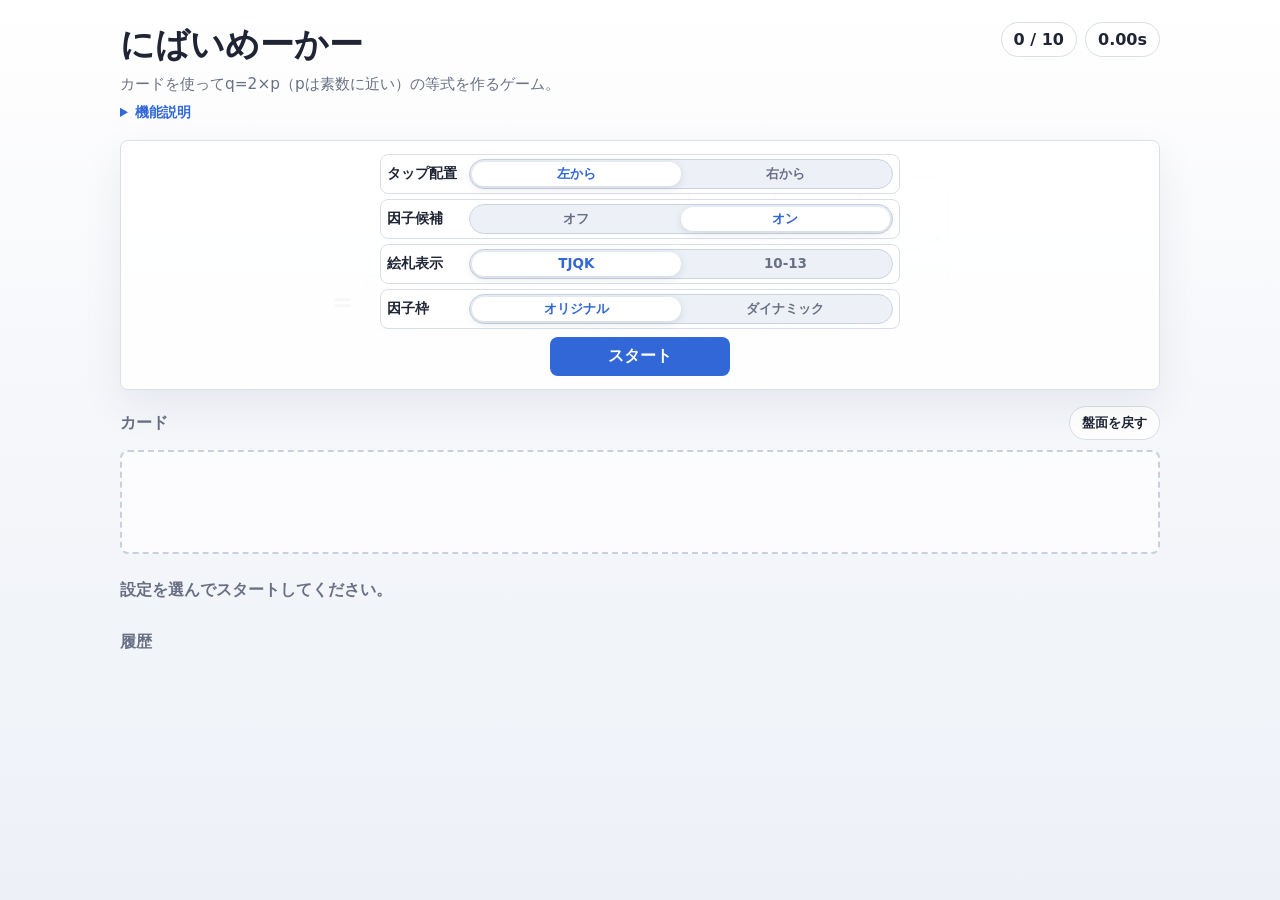
<file: new/index.html>
<!doctype html>
<html lang="ja">
<head>
  <meta charset="utf-8">
  <meta name="viewport" content="width=device-width, initial-scale=1">
  <meta name="description" content="にばいめーかー new は、カードを並べて q = 2×p になる式を作る数字パズルゲームです。">
  <link rel="canonical" href="https://greenplus.github.io/nibaimaker/new/">
  <meta property="og:type" content="website">
  <meta property="og:locale" content="ja_JP">
  <meta property="og:site_name" content="にばいめーかー">
  <meta property="og:title" content="にばいめーかー new">
  <meta property="og:description" content="カードを並べて q = 2×p になる式を作る数字パズルゲームです。">
  <meta property="og:url" content="https://greenplus.github.io/nibaimaker/new/">
  <meta property="og:image" content="https://greenplus.github.io/nibaimaker/og-image.png">
  <meta name="twitter:card" content="summary_large_image">
  <meta name="twitter:title" content="にばいめーかー new">
  <meta name="twitter:description" content="カードを並べて q = 2×p になる式を作る数字パズルゲームです。">
  <meta name="twitter:image" content="https://greenplus.github.io/nibaimaker/og-image.png">
  <title>にばいめーかー new</title>
  <link rel="stylesheet" href="style.css">
</head>
<body>
  <main class="app-shell" id="app">
    <header class="topbar">
      <div>
        <h1>にばいめーかー</h1>
        <p class="subtitle">カードを使ってq=2×p（pは素数に近い）の等式を作るゲーム。</p>
        <details class="help-panel">
          <summary>機能説明</summary>
          <ul>
            <li>基本: カードを上段qと下段pに並べ、q=2×pを作ります。下段が埋まるたびに自動判定します。</li>
            <li>タップ配置: カードをタップすると、設定に応じて下段の左端または右端の空き枠へ入ります。</li>
            <li>ドラッグ: カードは盤面へドラッグできます。T/J/Q/Kは10/11/12/13として2桁ぶんの幅を持ちます。</li>
            <li>因子: 上下の桁が2倍関係を作ると因子ボックスで囲まれ、まとまりとして動かせます。</li>
            <li>繰り上がり: 下から繰り上がりを受ける因子と、上へ繰り上がる因子は、上段と下段の間の三角形で表示します。</li>
            <li>仮想0: 上段だけ1桁多い場合は、下段左外側の空欄を0として扱える因子も表示します。この因子は戻すことだけできます。</li>
            <li>挿入: 因子を別の因子の間へドラッグすると挿入線が出て、その位置へ入ります。因子になっていない下段カードも、下段の他のカードの間へ挿入して並び替えできます。</li>
            <li>判定: 13以下の素数の倍数は黄色で続行、正解は緑で次問へ進みます。</li>
            <li>表示設定: 因子候補ヒント、タップ方向、絵札/数字表示はスタート画面で切り替えられ、保存されます。</li>
            <li>にばいめーかーが役に立つゲーム「素数大富豪」の対戦サイトはこちら: <a href="https://greenplus.github.io/primeqk_online/" target="_blank" rel="noreferrer">素数大富豪 Online</a></li>
          </ul>
        </details>
      </div>
      <div class="stats" aria-label="進行状況">
        <span id="progress">1 / 10</span>
        <span id="timer">0.00s</span>
      </div>
    </header>

    <section class="playfield" aria-label="解答盤面">
      <div class="equation" id="equation">
        <div class="row top-row" id="top-row" aria-label="上段"></div>
        <div class="row bottom-row">
          <span class="equals">=</span>
          <span class="fixed-multiplier">2</span>
          <span class="times">×</span>
          <div class="bottom-slots" id="bottom-row" aria-label="下段"></div>
        </div>
      </div>
      <div class="judge-flash" id="judge-flash" aria-hidden="true"></div>
    </section>

    <section class="card-zone" aria-label="カード置き場">
      <div class="zone-head">
        <span>カード</span>
        <button id="reset-board" type="button">盤面を戻す</button>
      </div>
      <div class="pool" id="pool"></div>
    </section>

    <section class="result-strip" aria-live="polite">
      <p id="feedback">下段が埋まると自動で判定します。</p>
      <a class="tweet-link" id="tweet-link" target="_blank" rel="noreferrer" hidden>結果を共有</a>
    </section>

    <section class="history" aria-label="履歴">
      <h2>履歴</h2>
      <div id="history-list"></div>
    </section>
  </main>

  <script src="game.js"></script>
</body>
</html>
</file>
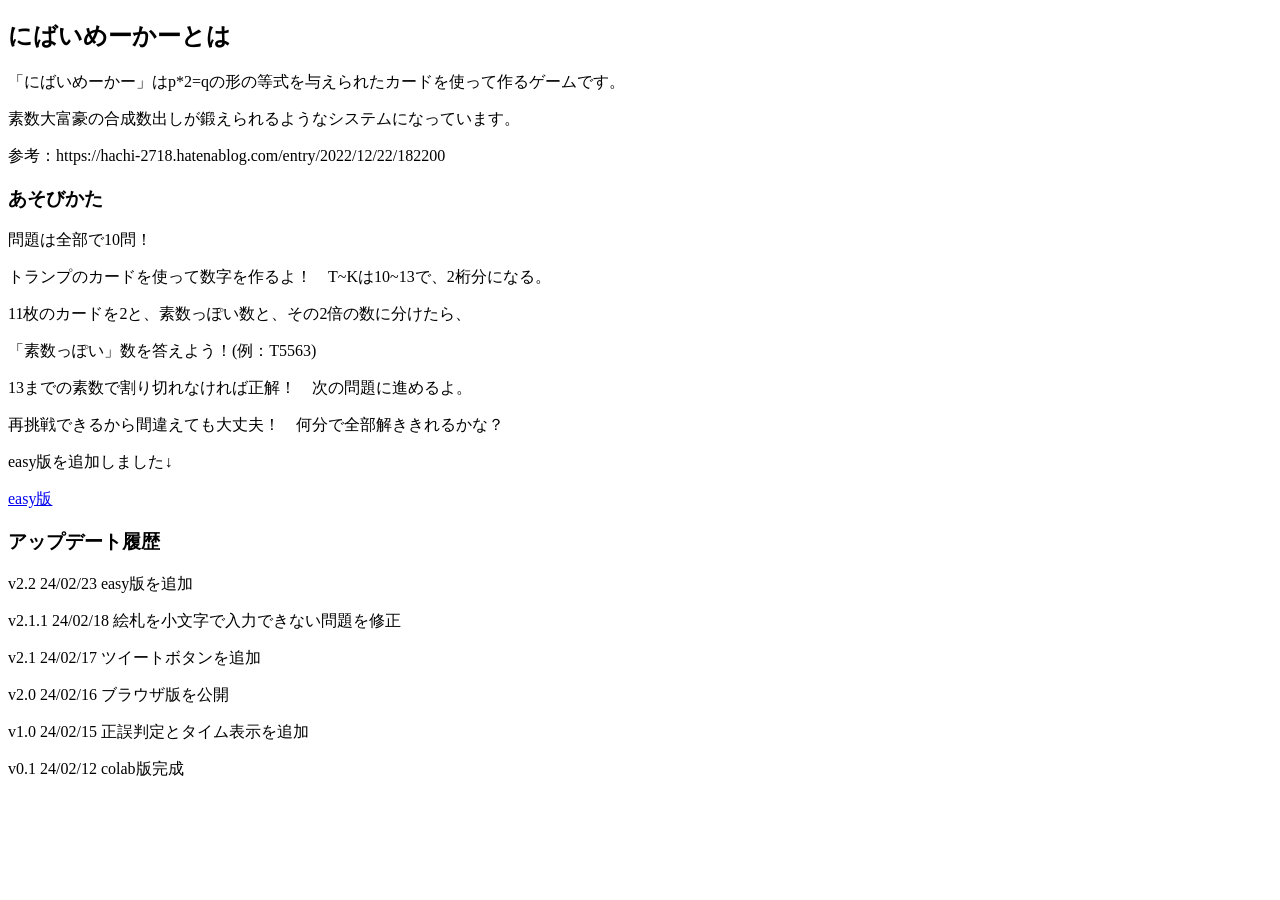
<file: howtoplay.html>
<!DOCTYPE html>
<html lang="ja">
<head>
<meta charset="UTF-8">
<title>にばいめーかーのるーる</title>
</head>
<body>
    <h2>にばいめーかーとは</h2>
    <p>「にばいめーかー」はp*2=qの形の等式を与えられたカードを使って作るゲームです。</p>
    <p>素数大富豪の合成数出しが鍛えられるようなシステムになっています。</p>
    <p>参考：https://hachi-2718.hatenablog.com/entry/2022/12/22/182200</p>
    <h3>あそびかた</h3>
    <p>問題は全部で10問！</p>
    <p>トランプのカードを使って数字を作るよ！　T~Kは10~13で、2桁分になる。</p>
    <p>11枚のカードを2と、素数っぽい数と、その2倍の数に分けたら、</p>
    <p>「素数っぽい」数を答えよう！(例：T5563)</p>
    <p>13までの素数で割り切れなければ正解！　次の問題に進めるよ。</p>
    <p>再挑戦できるから間違えても大丈夫！　何分で全部解ききれるかな？</p>
    <p>easy版を追加しました↓</p>
    <span class="link"><a href="https://greenplus.github.io/nibaimaker/easy.html">easy版</a></span>

    <h3>アップデート履歴</h3>
    <p>v2.2   24/02/23 easy版を追加</p>
    <p>v2.1.1 24/02/18 絵札を小文字で入力できない問題を修正</p>
    <p>v2.1   24/02/17 ツイートボタンを追加</p>
    <p>v2.0   24/02/16 ブラウザ版を公開</p>
    <p>v1.0   24/02/15 正誤判定とタイム表示を追加</p>
    <p>v0.1   24/02/12 colab版完成</p>
</body>
</html>
</file>
<file: new/style.css>
:root {
  --bg: #f7f8fb;
  --ink: #202536;
  --muted: #697084;
  --line: #d9deea;
  --slot: #ffffff;
  --card: #fffdf8;
  --accent: #3167d6;
  --green: #dff6e6;
  --yellow: #fff4bd;
  --factor: #4a9a68;
  font-family: "Hiragino Sans", "Yu Gothic UI", "Yu Gothic", Meiryo, system-ui, sans-serif;
}

* {
  box-sizing: border-box;
}

body {
  min-height: 100vh;
  margin: 0;
  color: var(--ink);
  background: linear-gradient(180deg, #ffffff 0%, var(--bg) 38%, #edf1f7 100%);
}

button,
a,
.card {
  -webkit-tap-highlight-color: transparent;
}

.app-shell {
  width: min(1040px, calc(100% - 28px));
  margin: 0 auto;
  padding: 22px 0 32px;
}

.topbar {
  display: flex;
  align-items: flex-start;
  justify-content: space-between;
  gap: 18px;
  margin-bottom: 18px;
}

h1,
h2,
p {
  margin: 0;
}

h1 {
  font-size: clamp(1.55rem, 3vw, 2.15rem);
  letter-spacing: 0;
}

.subtitle {
  margin-top: 6px;
  color: var(--muted);
  font-size: 0.96rem;
}

.help-panel {
  max-width: 680px;
  margin-top: 8px;
  color: var(--muted);
  font-size: 0.88rem;
}

.help-panel summary {
  width: max-content;
  cursor: pointer;
  color: var(--accent);
  font-weight: 800;
}

.help-panel ul {
  display: grid;
  gap: 5px;
  margin: 8px 0 0;
  padding-left: 1.2em;
}

.stats {
  display: flex;
  gap: 8px;
  flex-wrap: wrap;
  justify-content: flex-end;
}

.stats span,
.zone-head button,
.tweet-link {
  border: 1px solid var(--line);
  border-radius: 999px;
  background: #fff;
  padding: 7px 12px;
  color: var(--ink);
  font-weight: 700;
  text-decoration: none;
}

.playfield {
  position: relative;
  overflow: hidden;
  scroll-behavior: smooth;
  border: 1px solid var(--line);
  border-radius: 8px;
  background: rgba(255, 255, 255, 0.78);
  padding: clamp(18px, 4vw, 34px);
  box-shadow: 0 16px 42px rgba(36, 48, 82, 0.08);
}

.playfield.menu-open {
  min-height: 250px;
  padding: 8px;
}

.equation.is-waiting {
  opacity: 0.18;
}

.start-panel {
  position: absolute;
  inset: 0;
  z-index: 10;
  display: grid;
  place-items: start center;
  overflow-y: auto;
  padding: 8px;
  background: rgba(255, 255, 255, 0.82);
}

.start-panel-inner {
  width: min(520px, 100%);
  margin: auto 0;
  display: grid;
  gap: 8px;
  justify-items: center;
}

.setting-list {
  width: 100%;
  display: grid;
  gap: 5px;
}

.setting-toggle {
  display: grid;
  grid-template-columns: minmax(4.8em, max-content) minmax(0, 1fr);
  align-items: center;
  gap: 5px;
  margin: 0;
  min-width: 0;
  padding: 4px 6px;
  border: 1px solid var(--line);
  border-radius: 8px;
  background: #fff;
}

.setting-label {
  color: var(--ink);
  font-size: clamp(0.62rem, 2.6vw, 0.86rem);
  font-weight: 700;
  white-space: nowrap;
}

.switch-control {
  min-width: 0;
  display: grid;
  grid-template-columns: 1fr 1fr;
  gap: 0;
  padding: 2px;
  border: 1px solid #cbd4e2;
  border-radius: 999px;
  background: #edf1f7;
}

.switch-control label {
  min-width: 0;
}

.switch-control input {
  position: absolute;
  opacity: 0;
  pointer-events: none;
}

.switch-control span {
  display: flex;
  align-items: center;
  justify-content: center;
  min-height: 24px;
  padding: 0 3px;
  border-radius: 999px;
  color: var(--muted);
  cursor: pointer;
  font-size: clamp(0.58rem, 2.55vw, 0.84rem);
  font-weight: 700;
  line-height: 1;
  white-space: nowrap;
  transition: background 140ms ease, color 140ms ease, box-shadow 140ms ease;
}

.switch-control input:checked + span {
  background: #fff;
  color: var(--accent);
  box-shadow: 0 2px 8px rgba(36, 48, 82, 0.14);
}

.start-button {
  min-width: 180px;
  border: 0;
  border-radius: 8px;
  padding: 9px 18px;
  background: var(--accent);
  color: #fff;
  cursor: pointer;
  font-size: 0.98rem;
  font-weight: 900;
}

.judge-flash {
  position: absolute;
  inset: 0;
  pointer-events: none;
  opacity: 0;
}

.judge-flash.correct,
.judge-flash.divisible {
  animation: flash 560ms ease-out;
}

.judge-flash.correct {
  background: var(--green);
}

.judge-flash.divisible {
  background: var(--yellow);
}

@keyframes flash {
  0% { opacity: 0; }
  18% { opacity: 0.86; }
  100% { opacity: 0; }
}

.equation {
  --factor-gutter: clamp(18px, 3.2vw, 28px);
  --factor-outline-pad: 6px;
  position: relative;
  z-index: 1;
  isolation: isolate;
  display: grid;
  gap: 14px;
  justify-content: center;
  justify-items: end;
  padding: var(--factor-gutter);
}

.factor-layer {
  position: absolute;
  inset: 0;
  z-index: 40;
  overflow: visible;
  pointer-events: none;
}

.factor-outline {
  position: absolute;
  border: 3px solid var(--factor);
  border-radius: 6px;
  background: transparent;
  box-shadow: 0 0 0 2px rgba(255, 255, 255, 0.76);
}

.factor-outline.carry-in.carry-out {
  border-color: #5e9d82;
  background: transparent;
}

.factor-outline.factor-style-dynamic {
  --factor-notch: clamp(10px, 2.2vw, 18px);
  --factor-left-top: 0px;
  --factor-left-mid: 0px;
  --factor-right-top: 100%;
  --factor-right-mid: 100%;
  overflow: visible;
  border: 0;
  border-radius: 0;
  background: transparent;
  box-shadow: none;
}

.factor-outline.factor-style-dynamic.carry-out {
  --factor-left-top: var(--factor-notch);
}

.factor-outline.factor-style-dynamic.carry-in {
  --factor-right-mid: calc(100% - var(--factor-notch));
}

.factor-outline.factor-style-dynamic::before {
  content: "";
  position: absolute;
  inset: 0;
  z-index: 2;
  padding: 3px;
  background: var(--factor);
  clip-path: polygon(
    var(--factor-left-top) 0,
    var(--factor-right-top) 0,
    var(--factor-right-mid) 50%,
    var(--factor-right-top) 100%,
    var(--factor-left-top) 100%,
    var(--factor-left-mid) 50%
  );
  -webkit-mask: linear-gradient(#000 0 0) content-box, linear-gradient(#000 0 0);
  -webkit-mask-composite: xor;
  mask: linear-gradient(#000 0 0) content-box, linear-gradient(#000 0 0);
  mask-composite: exclude;
}

.factor-outline.factor-style-dynamic::after {
  content: none;
}

.factor-outline.factor-style-dynamic .factor-divider {
  display: none;
}

.factor-divider {
  position: absolute;
  top: 0;
  bottom: 0;
  width: 2px;
  background: rgba(74, 154, 104, 0.58);
}

.factor-outline.carry-out::before,
.factor-outline.carry-in::after {
  content: "";
  position: absolute;
  top: var(--factor-joint-y, 50%);
  width: 0;
  height: 0;
  transform: translateY(-50%);
}

.factor-outline.carry-out::before {
  left: -11px;
  z-index: 2;
  border-top: 8px solid transparent;
  border-bottom: 8px solid transparent;
  border-right: 11px solid rgba(24, 142, 174, 0.78);
  filter: drop-shadow(0 0 1px #fff) drop-shadow(0 0 2px rgba(24, 82, 102, 0.22));
}

.factor-outline.carry-in::after {
  right: -2px;
  z-index: 1;
  border-top: 11px solid transparent;
  border-bottom: 11px solid transparent;
  border-right: 15px solid rgba(238, 158, 44, 0.78);
  filter: drop-shadow(0 0 1px #fff) drop-shadow(0 0 2px rgba(120, 80, 10, 0.2));
  mix-blend-mode: multiply;
}

.factor-outline.factor-style-dynamic::before {
  inset: 0;
  left: 0;
  right: 0;
  bottom: 0;
  width: auto;
  height: auto;
  transform: none;
  border: 0;
  filter: none;
}

.factor-outline.factor-style-dynamic::after {
  content: none;
  border: 0;
  filter: none;
  mix-blend-mode: normal;
}

.insert-indicator {
  position: absolute;
  z-index: 6;
  width: 4px;
  border-radius: 999px;
  background: #3167d6;
  box-shadow: 0 0 0 3px rgba(255, 255, 255, 0.92), 0 0 0 6px rgba(49, 103, 214, 0.16);
  pointer-events: none;
}

.insert-indicator::before,
.insert-indicator::after {
  content: "";
  position: absolute;
  left: 50%;
  width: 0;
  height: 0;
  transform: translateX(-50%);
  border-left: 7px solid transparent;
  border-right: 7px solid transparent;
}

.insert-indicator::before {
  top: -8px;
  border-bottom: 8px solid #3167d6;
}

.insert-indicator::after {
  bottom: -8px;
  border-top: 8px solid #3167d6;
}

.row,
.bottom-slots {
  display: grid;
  grid-auto-flow: column;
  grid-auto-columns: var(--slot-size);
  gap: var(--slot-gap);
  align-items: center;
}

.equation {
  --slot-size: clamp(44px, 9vw, 74px);
  --slot-gap: clamp(6px, 1.6vw, 12px);
}

.top-row {
  grid-template-columns: repeat(var(--top-digits, 6), var(--slot-size));
  width: max-content;
}

.bottom-row {
  grid-template-columns: auto auto auto auto;
  justify-content: start;
  justify-self: end;
  column-gap: var(--slot-gap);
}

.bottom-row .times {
  margin-right: calc(var(--slot-size) * 0.7 + var(--slot-gap));
}

.bottom-slots {
  grid-template-columns: repeat(var(--bottom-digits, 5), var(--slot-size));
  width: max-content;
}

.equals,
.times {
  font-size: clamp(1rem, 2.7vw, 1.55rem);
  font-weight: 800;
}

.fixed-multiplier {
  display: grid;
  place-items: center;
  width: calc(var(--slot-size) * 0.76);
  height: calc(var(--slot-size) * 0.76);
  border-radius: 8px;
  background: #e9eefc;
  border: 2px solid #b9c8f4;
  color: #244aa5;
  font-size: clamp(1rem, 3vw, 1.55rem);
  font-weight: 900;
}

.slot {
  position: relative;
  display: grid;
  place-items: center;
  width: var(--slot-size);
  height: var(--slot-size);
  border: 2px dashed #c5ccdb;
  border-radius: 8px;
  background: var(--slot);
}

.slot.drag-over {
  border-color: var(--accent);
  background: #eef4ff;
}

.slot.covered {
  opacity: 0.72;
}

.slot::after {
  content: attr(data-col);
  position: absolute;
  right: 5px;
  bottom: 3px;
  color: #bac1cf;
  font-size: 0.62rem;
  font-weight: 700;
}

.card-zone {
  margin-top: 16px;
}

.zone-head {
  display: flex;
  align-items: center;
  justify-content: space-between;
  gap: 12px;
  margin-bottom: 10px;
  color: var(--muted);
  font-weight: 700;
}

.zone-head button {
  cursor: pointer;
}

.pool {
  --pool-card-size: min(70px, 18vw);
  --pool-card-gap: 0px;
  min-height: 104px;
  display: flex;
  flex-wrap: wrap;
  align-content: flex-start;
  gap: var(--pool-card-gap);
  padding: 14px;
  border: 2px dashed #c9d0dd;
  border-radius: 8px;
  background: rgba(255, 255, 255, 0.7);
}

.pool.drag-over {
  border-color: var(--accent);
  background: #eef4ff;
}

.card {
  --span: 1;
  position: relative;
  display: grid;
  grid-template-rows: 1fr auto 1fr;
  place-items: center;
  width: calc(var(--pool-card-size, min(70px, 18vw)) * var(--span) + var(--pool-card-gap, 0px) * (var(--span) - 1));
  height: var(--pool-card-size, min(70px, 18vw));
  min-width: 44px;
  min-height: 44px;
  border: 2px solid #d7c391;
  border-radius: 8px;
  background: var(--card);
  box-shadow: 0 5px 13px rgba(62, 50, 27, 0.12);
  color: #2d2b25;
  cursor: grab;
  font-size: clamp(1.35rem, 4vw, 2.15rem);
  font-weight: 900;
  user-select: none;
  touch-action: none;
}

.card-main {
  grid-row: 2;
  line-height: 1;
}

.card-hints {
  width: 100%;
  min-height: 0.95em;
  color: #60706b;
  font-size: clamp(0.56rem, 1.8vw, 0.72rem);
  font-weight: 800;
  line-height: 1;
  overflow: hidden;
  text-align: center;
  white-space: nowrap;
}

.card-hints[hidden] {
  visibility: hidden;
}

.card-hints-top {
  grid-row: 1;
  align-self: end;
}

.card-hints-bottom {
  grid-row: 3;
  align-self: start;
}

.slot .card {
  width: calc(var(--slot-size) * var(--span) + var(--slot-gap) * (var(--span) - 1) - 8px);
  height: calc(var(--slot-size) - 8px);
  min-width: 0;
  min-height: 0;
  box-shadow: none;
  z-index: 1;
}

.card:active {
  cursor: grabbing;
}

.card.dragging-card {
  position: fixed;
  z-index: 20;
  pointer-events: none;
  opacity: 1;
  box-shadow: 0 12px 26px rgba(36, 48, 82, 0.2);
}

.dragging-factor {
  position: fixed;
  z-index: 30;
  pointer-events: none;
}

.dragging-factor-outline {
  position: absolute;
  z-index: 5;
}

.dragging-factor-card {
  position: absolute;
  z-index: 2;
  pointer-events: none;
}

.card.factor {
  background: var(--card);
}

.card.in-group {
  box-shadow: none;
}

.result-strip {
  display: flex;
  align-items: center;
  justify-content: space-between;
  gap: 12px;
  margin-top: 14px;
  min-height: 44px;
}

#feedback {
  color: var(--muted);
  font-weight: 700;
}

.history {
  margin-top: 20px;
  color: var(--muted);
}

.history h2 {
  margin-bottom: 8px;
  font-size: 1rem;
}

#history-list {
  display: grid;
  gap: 6px;
  font-size: 0.9rem;
}

.history-entry {
  padding: 8px 10px;
  border-radius: 8px;
  background: rgba(255, 255, 255, 0.72);
}

@media (max-width: 700px) {
  .topbar,
  .result-strip {
    align-items: stretch;
    flex-direction: column;
  }

  .stats {
    justify-content: flex-start;
  }

  .playfield {
    overflow-x: auto;
    padding-inline: 10px;
  }

  .equation {
    width: max-content;
    min-width: 100%;
  }
}

@media (max-width: 360px) {
  .app-shell {
    width: min(100% - 8px, 1040px);
  }

  .start-panel {
    padding: 3px;
  }

  .playfield.menu-open {
    min-height: 220px;
  }

  .setting-toggle {
    grid-template-columns: 4.4em minmax(0, 1fr);
    gap: 3px;
    padding: 4px;
  }

  .switch-control span {
    min-height: 22px;
    padding: 0 2px;
  }

  .start-button {
    min-width: 150px;
    padding: 8px 14px;
  }
}
</file>
